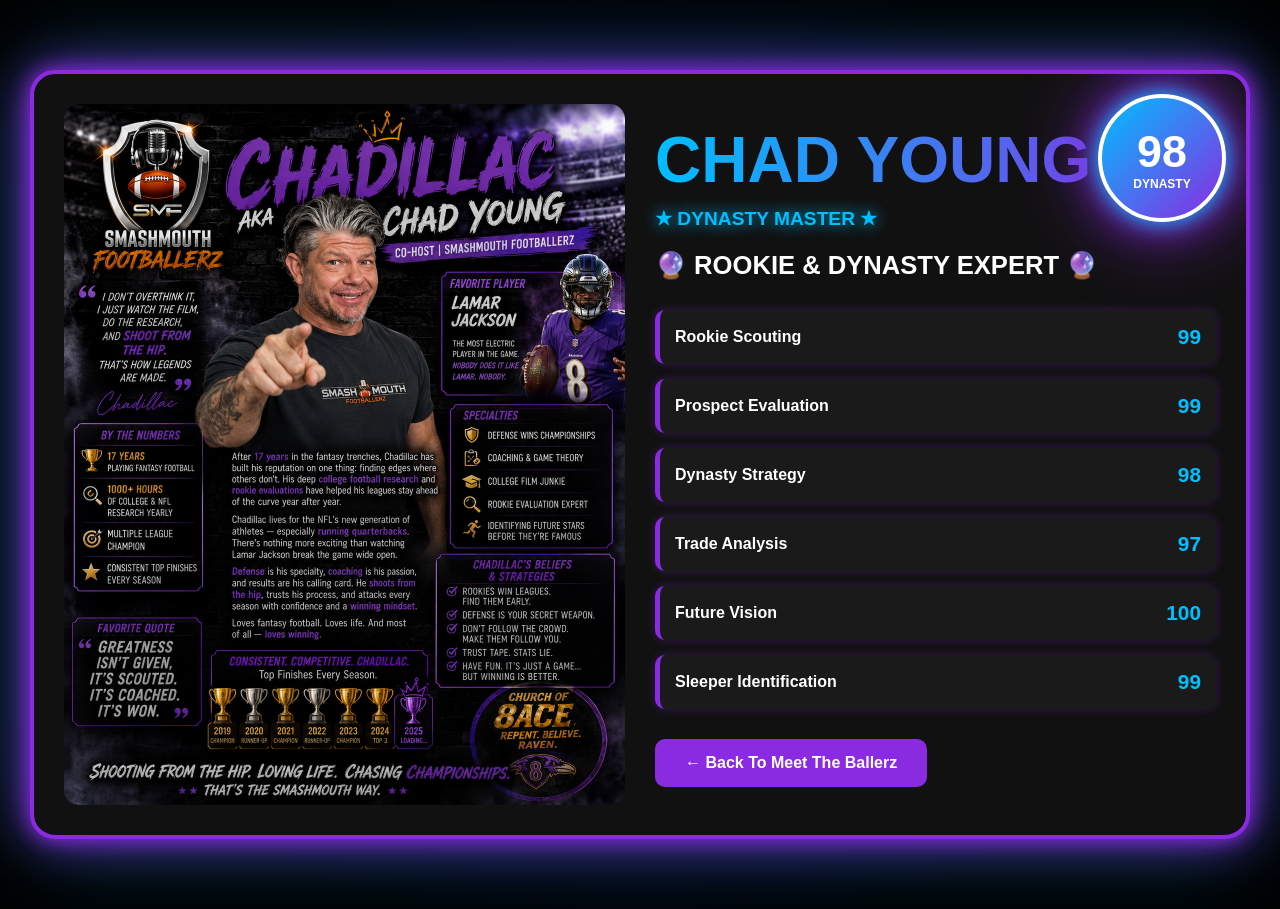
<file: chad-bio.html>
<!DOCTYPE html>
<html lang="en">
<head>
<meta charset="UTF-8">
<meta name="viewport" content="width=device-width, initial-scale=1.0">

<title>Chad Young | Dynasty Master</title>

<style>

body{
    margin:0;
    padding:30px;
    background:radial-gradient(circle at center,#0d001f 0%,#000000 70%);
    color:white;
    font-family:Arial, Helvetica, sans-serif;
}

.host-card{
    position:relative;
    max-width:1400px;
    margin:40px auto;
    background:#111;
    border:4px solid #8a2be2;
    border-radius:25px;
    overflow:hidden;
    display:grid;
    grid-template-columns:1fr 1fr;
    gap:30px;
    padding:30px;

    animation: dynastyGlow 3s infinite ease-in-out;

    box-shadow:
        0 0 20px #8a2be2,
        0 0 50px rgba(138,43,226,.8),
        0 0 100px rgba(0,191,255,.4);
}

.host-card::before{
    content:"";
    position:absolute;
    top:0;
    left:-150%;
    width:50%;
    height:100%;

    background:linear-gradient(
        120deg,
        transparent,
        rgba(255,255,255,.25),
        transparent
    );

    transform:skewX(-25deg);

    animation: shine 5s infinite;
}

@keyframes shine{

    0%{
        left:-150%;
    }

    100%{
        left:200%;
    }
}

@keyframes dynastyGlow {

    0%{
        box-shadow:
        0 0 20px #8a2be2,
        0 0 40px #8a2be2,
        0 0 80px #00bfff;
    }

    50%{
        box-shadow:
        0 0 40px #00bfff,
        0 0 80px #8a2be2,
        0 0 140px #00bfff;
    }

    100%{
        box-shadow:
        0 0 20px #8a2be2,
        0 0 40px #8a2be2,
        0 0 80px #00bfff;
    }
}

.host-card:hover{
    transform:scale(1.01);
    transition:.3s ease;
}

.bio-poster{
    width:100%;
    border-radius:15px;
    display:block;
}

.card-info{
    display:flex;
    flex-direction:column;
    justify-content:center;
}

.card-info h1{
    margin:0;
    font-size:4rem;

    background:linear-gradient(
        90deg,
        #00bfff,
        #8a2be2
    );

    -webkit-background-clip:text;
    -webkit-text-fill-color:transparent;
}

.dynasty-title{
    color:#00bfff;
    font-size:1.2rem;
    font-weight:bold;
    margin:10px 0 20px;
    text-shadow:0 0 15px #00bfff;
}

.card-info h2{
    margin:0 0 30px;
    color:#ffffff;
    font-size:1.6rem;
}

.attributes{
    display:flex;
    flex-direction:column;
    gap:15px;
}

.attribute{
    display:flex;
    justify-content:space-between;
    align-items:center;
    background:#1a1a1a;
    padding:15px;
    border-left:5px solid #8a2be2;
    border-radius:10px;
    box-shadow:0 0 10px rgba(138,43,226,.3);
}

.attribute span{
    font-weight:bold;
}

.attribute strong{
    color:#00bfff;
    font-size:1.3rem;
}

.rating-badge{
    position:absolute;
    top:20px;
    right:20px;

    width:120px;
    height:120px;

    border-radius:50%;

    background:linear-gradient(
        135deg,
        #00bfff,
        #8a2be2
    );

    color:white;

    display:flex;
    flex-direction:column;
    align-items:center;
    justify-content:center;

    font-size:2.8rem;
    font-weight:bold;

    border:4px solid white;

    box-shadow:
        0 0 20px #00bfff,
        0 0 40px #8a2be2,
        0 0 80px #8a2be2;
}

.rating-badge span{
    font-size:.75rem;
}

.back-btn{
    display:inline-block;
    margin-top:30px;
    width:fit-content;

    background:#8a2be2;
    color:white;

    text-decoration:none;

    padding:15px 30px;

    border-radius:10px;

    font-weight:bold;
}

.back-btn:hover{
    background:#6a1bb5;
}

@media(max-width:900px){

    .host-card{
        grid-template-columns:1fr;
    }

    .card-info h1{
        font-size:2.5rem;
    }

    .rating-badge{
        width:90px;
        height:90px;
        font-size:2rem;
    }
}

</style>
</head>

<body>

<div class="host-card">

    <div class="rating-badge">
        98
        <span>DYNASTY</span>
    </div>

    <img src="/Chad-Bio.png" alt="Chad Young" class="bio-poster">

    <div class="card-info">

        <h1>CHAD YOUNG</h1>

        <div class="dynasty-title">
            ★ DYNASTY MASTER ★
        </div>

        <h2>🔮 ROOKIE & DYNASTY EXPERT 🔮</h2>

        <div class="attributes">

            <div class="attribute">
                <span>Rookie Scouting</span>
                <strong>99</strong>
            </div>

            <div class="attribute">
                <span>Prospect Evaluation</span>
                <strong>99</strong>
            </div>

            <div class="attribute">
                <span>Dynasty Strategy</span>
                <strong>98</strong>
            </div>

            <div class="attribute">
                <span>Trade Analysis</span>
                <strong>97</strong>
            </div>

            <div class="attribute">
                <span>Future Vision</span>
                <strong>100</strong>
            </div>

            <div class="attribute">
                <span>Sleeper Identification</span>
                <strong>99</strong>
            </div>

        </div>

        <a href="index.html#hosts" class="back-btn">
            ← Back To Meet The Ballerz
        </a>

    </div>

</div>

</body>
</html>
</file>
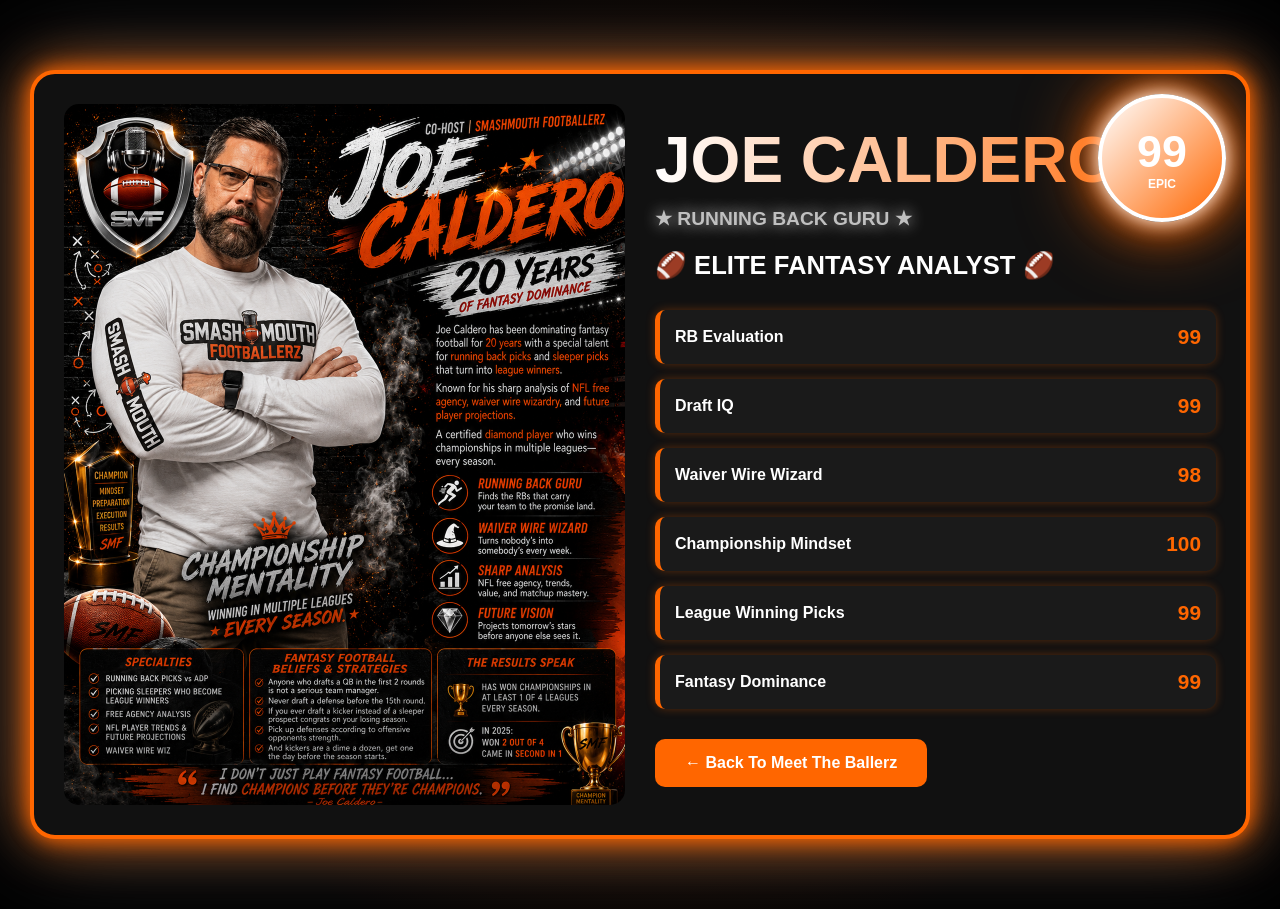
<file: joe-bio.html>
<!DOCTYPE html>
<html lang="en">
<head>
<meta charset="UTF-8">
<meta name="viewport" content="width=device-width, initial-scale=1.0">

<title>Joe Caldero | EPIC Card</title>

<style>

body{
    margin:0;
    padding:30px;
    background:radial-gradient(circle at center,#2b1200 0%,#000000 70%);
    color:white;
    font-family:Arial, Helvetica, sans-serif;
}

.host-card{
    position:relative;
    max-width:1400px;
    margin:40px auto;
    background:#111;
    border:4px solid #ff6600;
    border-radius:25px;
    overflow:hidden;
    display:grid;
    grid-template-columns:1fr 1fr;
    gap:30px;
    padding:30px;

    animation: epicGlow 3s infinite ease-in-out;

    box-shadow:
        0 0 20px #ff6600,
        0 0 50px rgba(255,102,0,.8),
        0 0 100px rgba(192,192,192,.4);
}

.host-card::before{
    content:"";
    position:absolute;
    top:0;
    left:-150%;
    width:50%;
    height:100%;

    background:linear-gradient(
        120deg,
        transparent,
        rgba(255,255,255,.25),
        transparent
    );

    transform:skewX(-25deg);

    animation: shine 5s infinite;
}

@keyframes shine{

    0%{
        left:-150%;
    }

    100%{
        left:200%;
    }
}

@keyframes epicGlow {

    0%{
        box-shadow:
        0 0 15px #ff6600,
        0 0 40px #ff6600,
        0 0 80px #c0c0c0;
    }

    50%{
        box-shadow:
        0 0 35px #ffffff,
        0 0 70px #ff6600,
        0 0 120px #c0c0c0;
    }

    100%{
        box-shadow:
        0 0 15px #ff6600,
        0 0 40px #ff6600,
        0 0 80px #c0c0c0;
    }
}

.host-card:hover{
    transform:scale(1.01);
    transition:.3s ease;
}

.bio-poster{
    width:100%;
    border-radius:15px;
    display:block;
}

.card-info{
    display:flex;
    flex-direction:column;
    justify-content:center;
}

.card-info h1{
    margin:0;
    font-size:4rem;

    background:linear-gradient(
        90deg,
        #ffffff,
        #ff6600
    );

    -webkit-background-clip:text;
    -webkit-text-fill-color:transparent;
}

.epic-title{
    color:#c0c0c0;
    font-size:1.2rem;
    font-weight:bold;
    margin:10px 0 20px;
    text-shadow:0 0 15px #c0c0c0;
}

.card-info h2{
    margin:0 0 30px;
    color:#ffffff;
    font-size:1.6rem;
}

.attributes{
    display:flex;
    flex-direction:column;
    gap:15px;
}

.attribute{
    display:flex;
    justify-content:space-between;
    align-items:center;
    background:#1a1a1a;
    padding:15px;
    border-left:5px solid #ff6600;
    border-radius:10px;
    box-shadow:0 0 10px rgba(255,102,0,.3);
}

.attribute span{
    font-weight:bold;
}

.attribute strong{
    color:#ff6600;
    font-size:1.3rem;
}

.rating-badge{
    position:absolute;
    top:20px;
    right:20px;

    width:120px;
    height:120px;

    border-radius:50%;

    background:linear-gradient(
        135deg,
        #ffffff,
        #ff6600
    );

    color:white;

    display:flex;
    flex-direction:column;
    align-items:center;
    justify-content:center;

    font-size:2.8rem;
    font-weight:bold;

    border:4px solid white;

    box-shadow:
        0 0 20px #ffffff,
        0 0 40px #ff6600,
        0 0 80px #ff6600;
}

.rating-badge span{
    font-size:.75rem;
}

.back-btn{
    display:inline-block;
    margin-top:30px;
    width:fit-content;

    background:#ff6600;
    color:white;

    text-decoration:none;

    padding:15px 30px;

    border-radius:10px;

    font-weight:bold;
}

.back-btn:hover{
    background:#cc5200;
}

@media(max-width:900px){

    .host-card{
        grid-template-columns:1fr;
    }

    .card-info h1{
        font-size:2.5rem;
    }

    .rating-badge{
        width:90px;
        height:90px;
        font-size:2rem;
    }
}

</style>
</head>

<body>

<div class="host-card">

    <div class="rating-badge">
        99
        <span>EPIC</span>
    </div>

    <img src="/Joe-Bio.png" alt="Joe Caldero" class="bio-poster">

    <div class="card-info">

        <h1>JOE CALDERO</h1>

        <div class="epic-title">
            ★ RUNNING BACK GURU ★
        </div>

        <h2>🏈 ELITE FANTASY ANALYST 🏈</h2>

        <div class="attributes">

            <div class="attribute">
                <span>RB Evaluation</span>
                <strong>99</strong>
            </div>

            <div class="attribute">
                <span>Draft IQ</span>
                <strong>99</strong>
            </div>

            <div class="attribute">
                <span>Waiver Wire Wizard</span>
                <strong>98</strong>
            </div>

            <div class="attribute">
                <span>Championship Mindset</span>
                <strong>100</strong>
            </div>

            <div class="attribute">
                <span>League Winning Picks</span>
                <strong>99</strong>
            </div>

            <div class="attribute">
                <span>Fantasy Dominance</span>
                <strong>99</strong>
            </div>

        </div>

        <a href="index.html#hosts" class="back-btn">
            ← Back To Meet The Ballerz
        </a>

    </div>

</div>

</body>
</html>
</file>
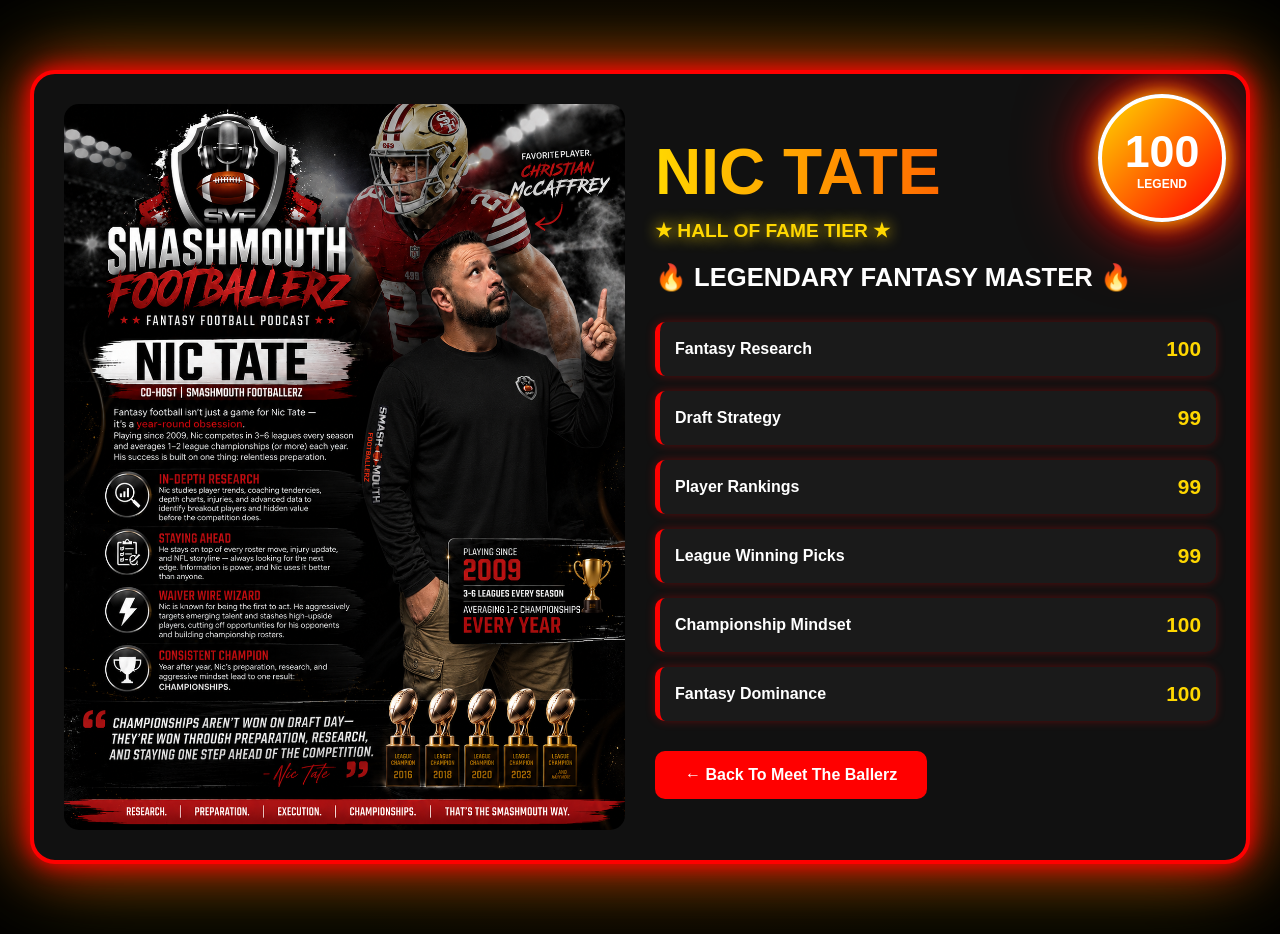
<file: nic-bio.html>
<!DOCTYPE html>
<html lang="en">
<head>
<meta charset="UTF-8">
<meta name="viewport" content="width=device-width, initial-scale=1.0">

<title>Nic Tate | Legendary Card</title>

<style>

body{
    margin:0;
    padding:30px;
    background:radial-gradient(circle at center,#1a0000 0%,#000000 70%);
    color:white;
    font-family:Arial, Helvetica, sans-serif;
}

.host-card{
    position:relative;
    max-width:1400px;
    margin:40px auto;
    background:#111;
    border:4px solid #ff0000;
    border-radius:25px;
    overflow:hidden;
    display:grid;
    grid-template-columns:1fr 1fr;
    gap:30px;
    padding:30px;

    animation: legendaryGlow 2.5s infinite ease-in-out;

    box-shadow:
        0 0 20px #ff0000,
        0 0 50px rgba(255,0,0,.8),
        0 0 100px rgba(255,215,0,.5);
}

.host-card::before{
    content:"";
    position:absolute;
    top:0;
    left:-150%;
    width:50%;
    height:100%;

    background:linear-gradient(
        120deg,
        transparent,
        rgba(255,255,255,.25),
        transparent
    );

    transform:skewX(-25deg);

    animation: shine 5s infinite;
}

@keyframes shine{

    0%{
        left:-150%;
    }

    100%{
        left:200%;
    }
}

@keyframes legendaryGlow {

    0%{
        box-shadow:
        0 0 20px #ff0000,
        0 0 40px #ff0000,
        0 0 80px #ffd700;
    }

    25%{
        box-shadow:
        0 0 30px #ff0000,
        0 0 60px #ff3300,
        0 0 120px #ffd700;
    }

    50%{
        box-shadow:
        0 0 50px #ffd700,
        0 0 100px #ff0000,
        0 0 160px #ffd700;
    }

    75%{
        box-shadow:
        0 0 30px #ff0000,
        0 0 60px #ff3300,
        0 0 120px #ffd700;
    }

    100%{
        box-shadow:
        0 0 20px #ff0000,
        0 0 40px #ff0000,
        0 0 80px #ffd700;
    }
}

.host-card:hover{
    transform:scale(1.01);
    transition:.3s ease;
}

.bio-poster{
    width:100%;
    border-radius:15px;
    display:block;
}

.card-info{
    display:flex;
    flex-direction:column;
    justify-content:center;
}

.card-info h1{
    margin:0;
    font-size:4rem;

    background:linear-gradient(
        90deg,
        #ffd700,
        #ff0000
    );

    -webkit-background-clip:text;
    -webkit-text-fill-color:transparent;
}

.legend-title{
    color:#ffd700;
    font-size:1.2rem;
    font-weight:bold;
    margin:10px 0 20px;
    text-shadow:0 0 15px #ffd700;
}

.card-info h2{
    margin:0 0 30px;
    color:#ffffff;
    font-size:1.6rem;
}

.attributes{
    display:flex;
    flex-direction:column;
    gap:15px;
}

.attribute{
    display:flex;
    justify-content:space-between;
    align-items:center;
    background:#1a1a1a;
    padding:15px;
    border-left:5px solid #ff0000;
    border-radius:10px;
    box-shadow:0 0 10px rgba(255,0,0,.3);
}

.attribute span{
    font-weight:bold;
}

.attribute strong{
    color:#ffd700;
    font-size:1.3rem;
}

.rating-badge{
    position:absolute;
    top:20px;
    right:20px;

    width:120px;
    height:120px;

    border-radius:50%;

    background:linear-gradient(
        135deg,
        #ffd700,
        #ff0000
    );

    color:white;

    display:flex;
    flex-direction:column;
    align-items:center;
    justify-content:center;

    font-size:2.8rem;
    font-weight:bold;

    border:4px solid white;

    box-shadow:
        0 0 20px #ffd700,
        0 0 40px #ff0000,
        0 0 80px #ff0000;
}

.rating-badge span{
    font-size:.75rem;
}

.back-btn{
    display:inline-block;
    margin-top:30px;
    width:fit-content;

    background:#ff0000;
    color:white;

    text-decoration:none;

    padding:15px 30px;

    border-radius:10px;

    font-weight:bold;
}

.back-btn:hover{
    background:#cc0000;
}

@media(max-width:900px){

    .host-card{
        grid-template-columns:1fr;
    }

    .card-info h1{
        font-size:2.5rem;
    }

    .rating-badge{
        width:90px;
        height:90px;
        font-size:2rem;
    }
}

</style>
</head>

<body>

<div class="host-card">

    <div class="rating-badge">
        100
        <span>LEGEND</span>
    </div>

    <img src="/Nic-Bio.png" alt="Nic Tate" class="bio-poster">

    <div class="card-info">

        <h1>NIC TATE</h1>

        <div class="legend-title">
            ★ HALL OF FAME TIER ★
        </div>

        <h2>🔥 LEGENDARY FANTASY MASTER 🔥</h2>

        <div class="attributes">

            <div class="attribute">
                <span>Fantasy Research</span>
                <strong>100</strong>
            </div>

            <div class="attribute">
                <span>Draft Strategy</span>
                <strong>99</strong>
            </div>

            <div class="attribute">
                <span>Player Rankings</span>
                <strong>99</strong>
            </div>

            <div class="attribute">
                <span>League Winning Picks</span>
                <strong>99</strong>
            </div>

            <div class="attribute">
                <span>Championship Mindset</span>
                <strong>100</strong>
            </div>

            <div class="attribute">
                <span>Fantasy Dominance</span>
                <strong>100</strong>
            </div>

        </div>

        <a href="index.html#hosts" class="back-btn">
            ← Back To Meet The Ballerz
        </a>

    </div>

</div>

</body>
</html>
</file>
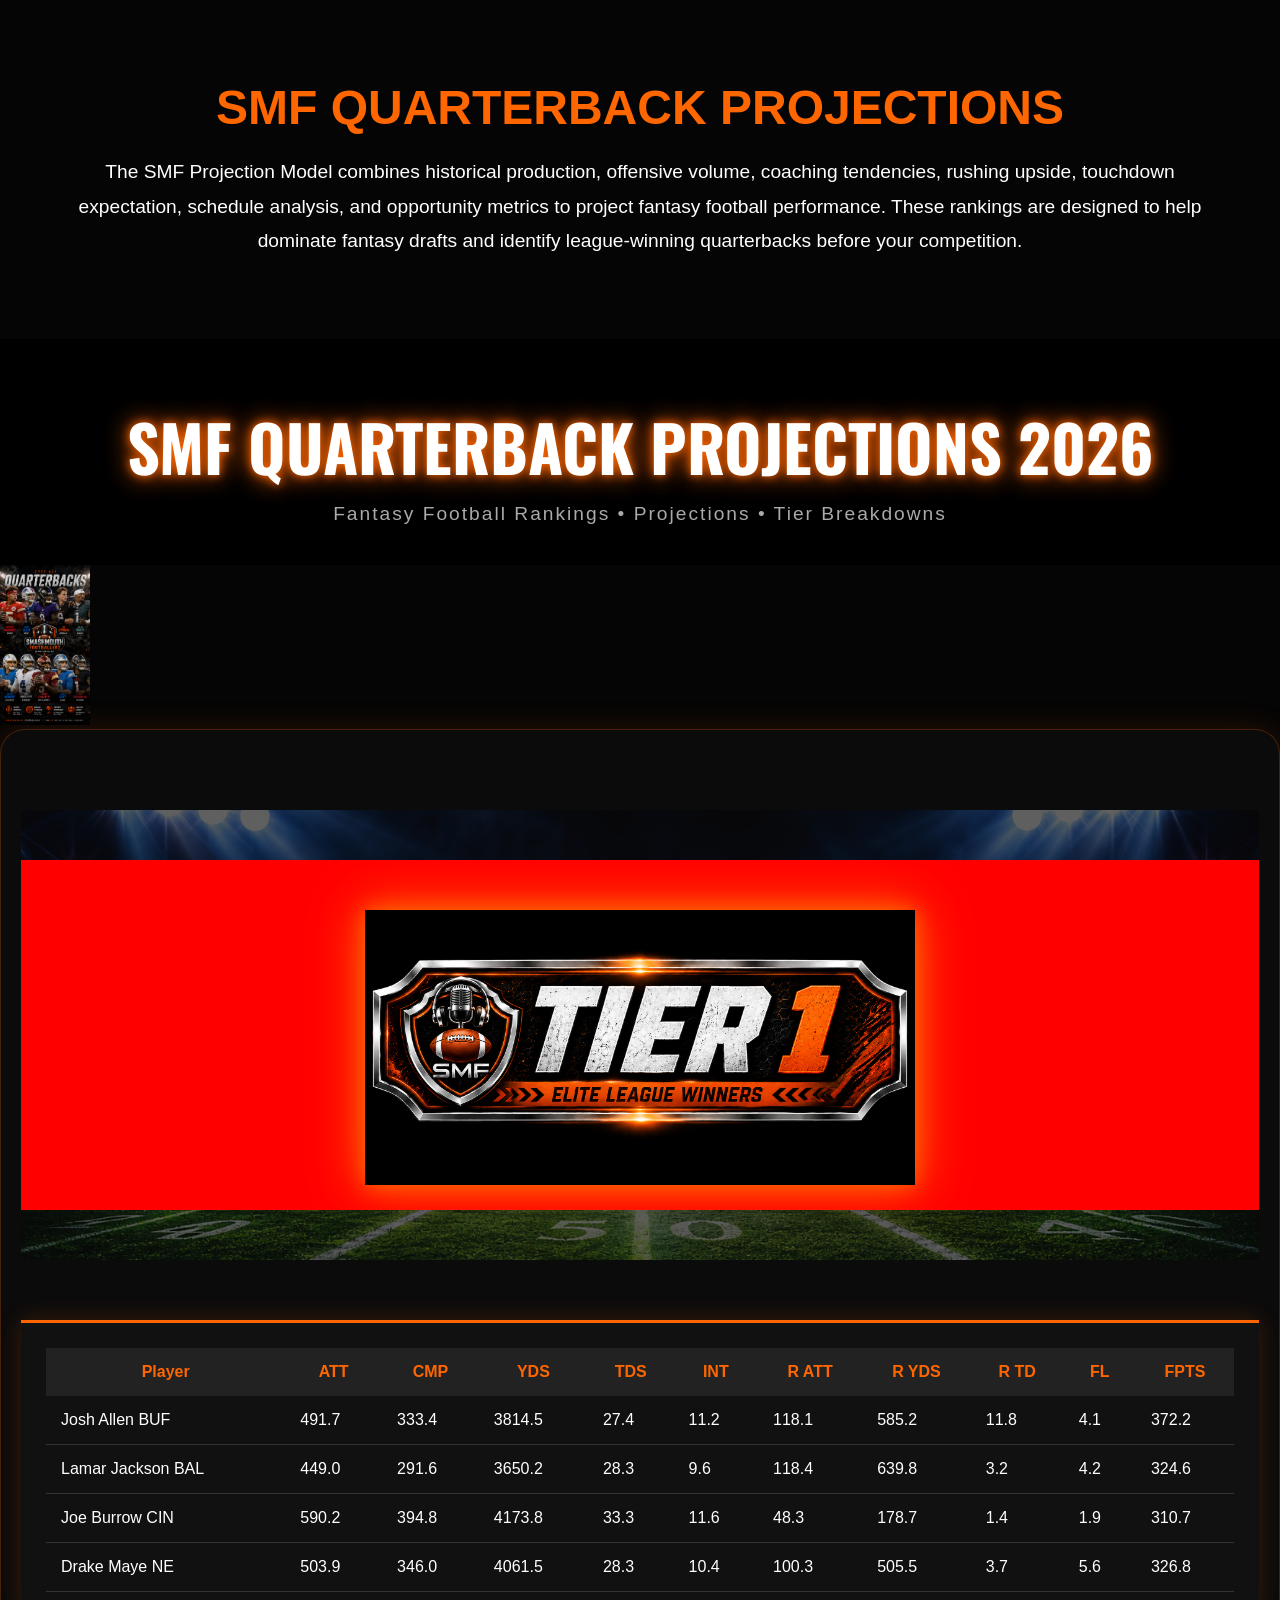
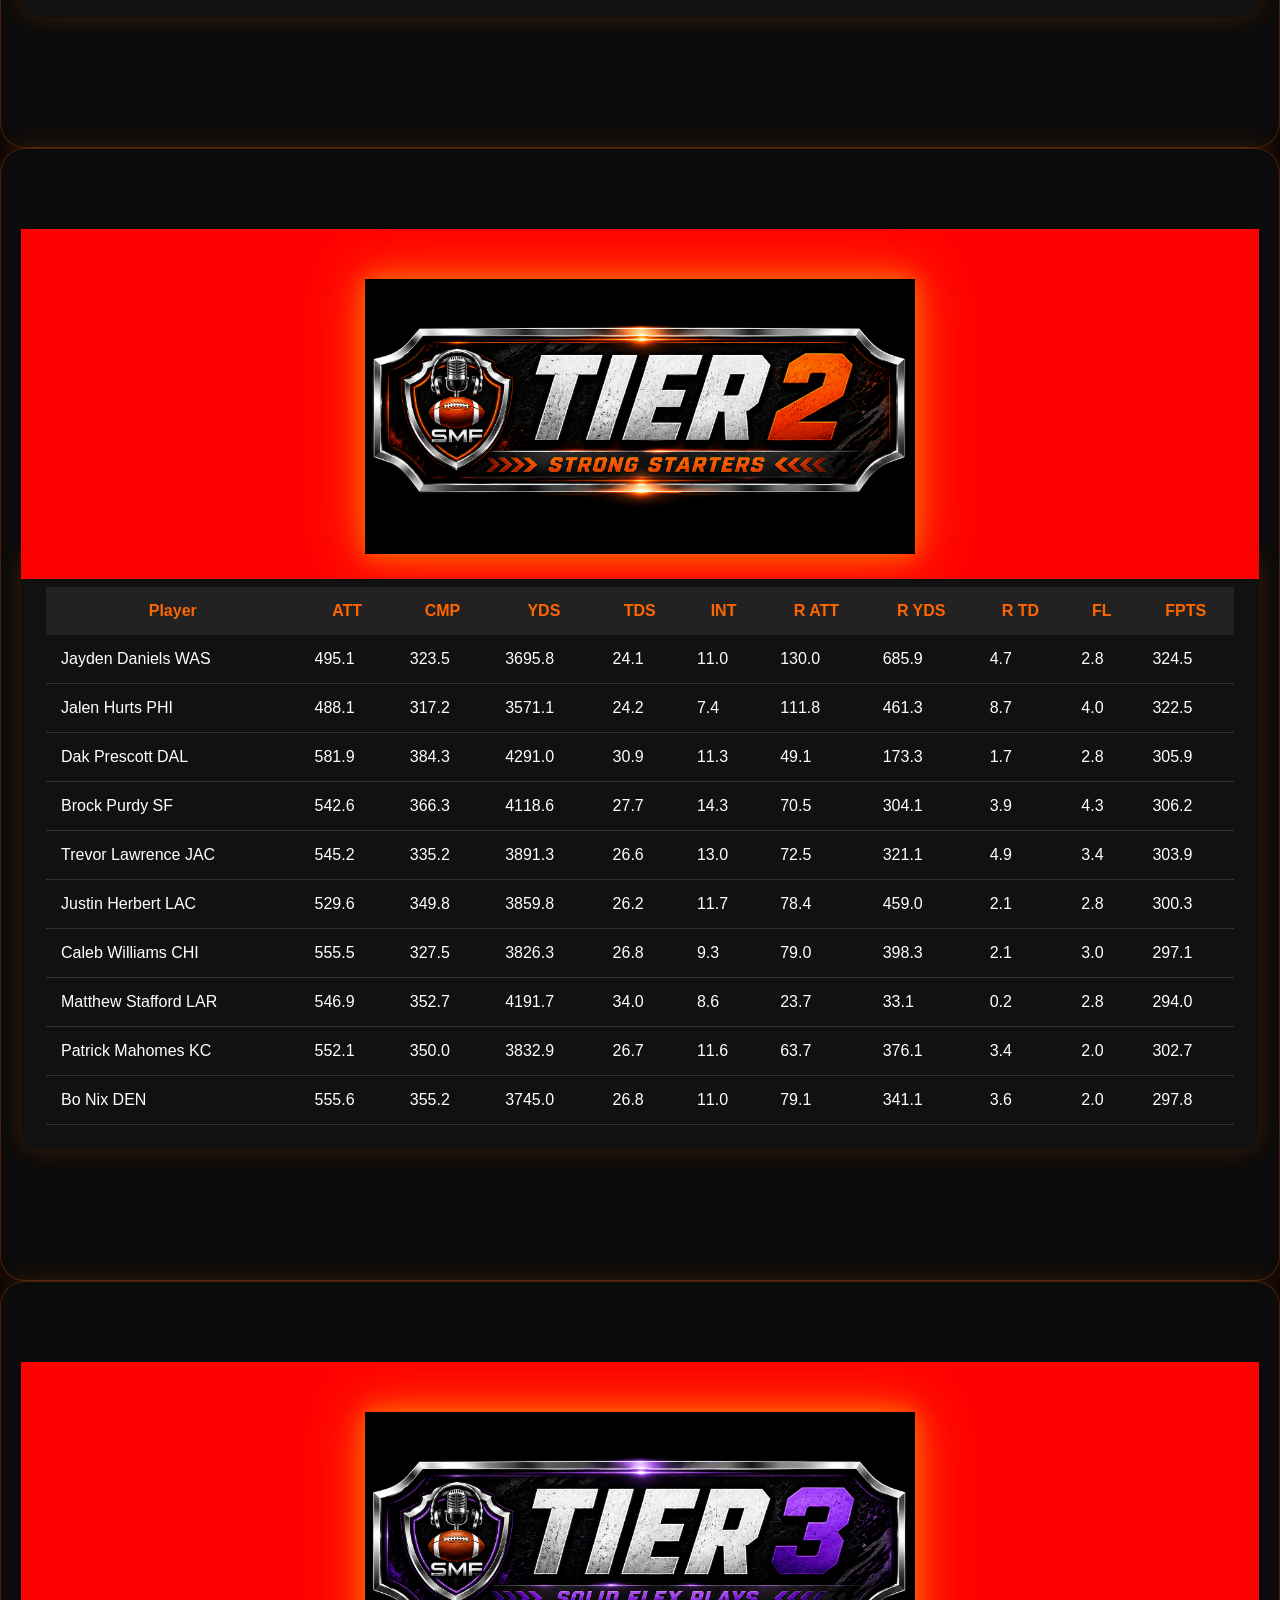
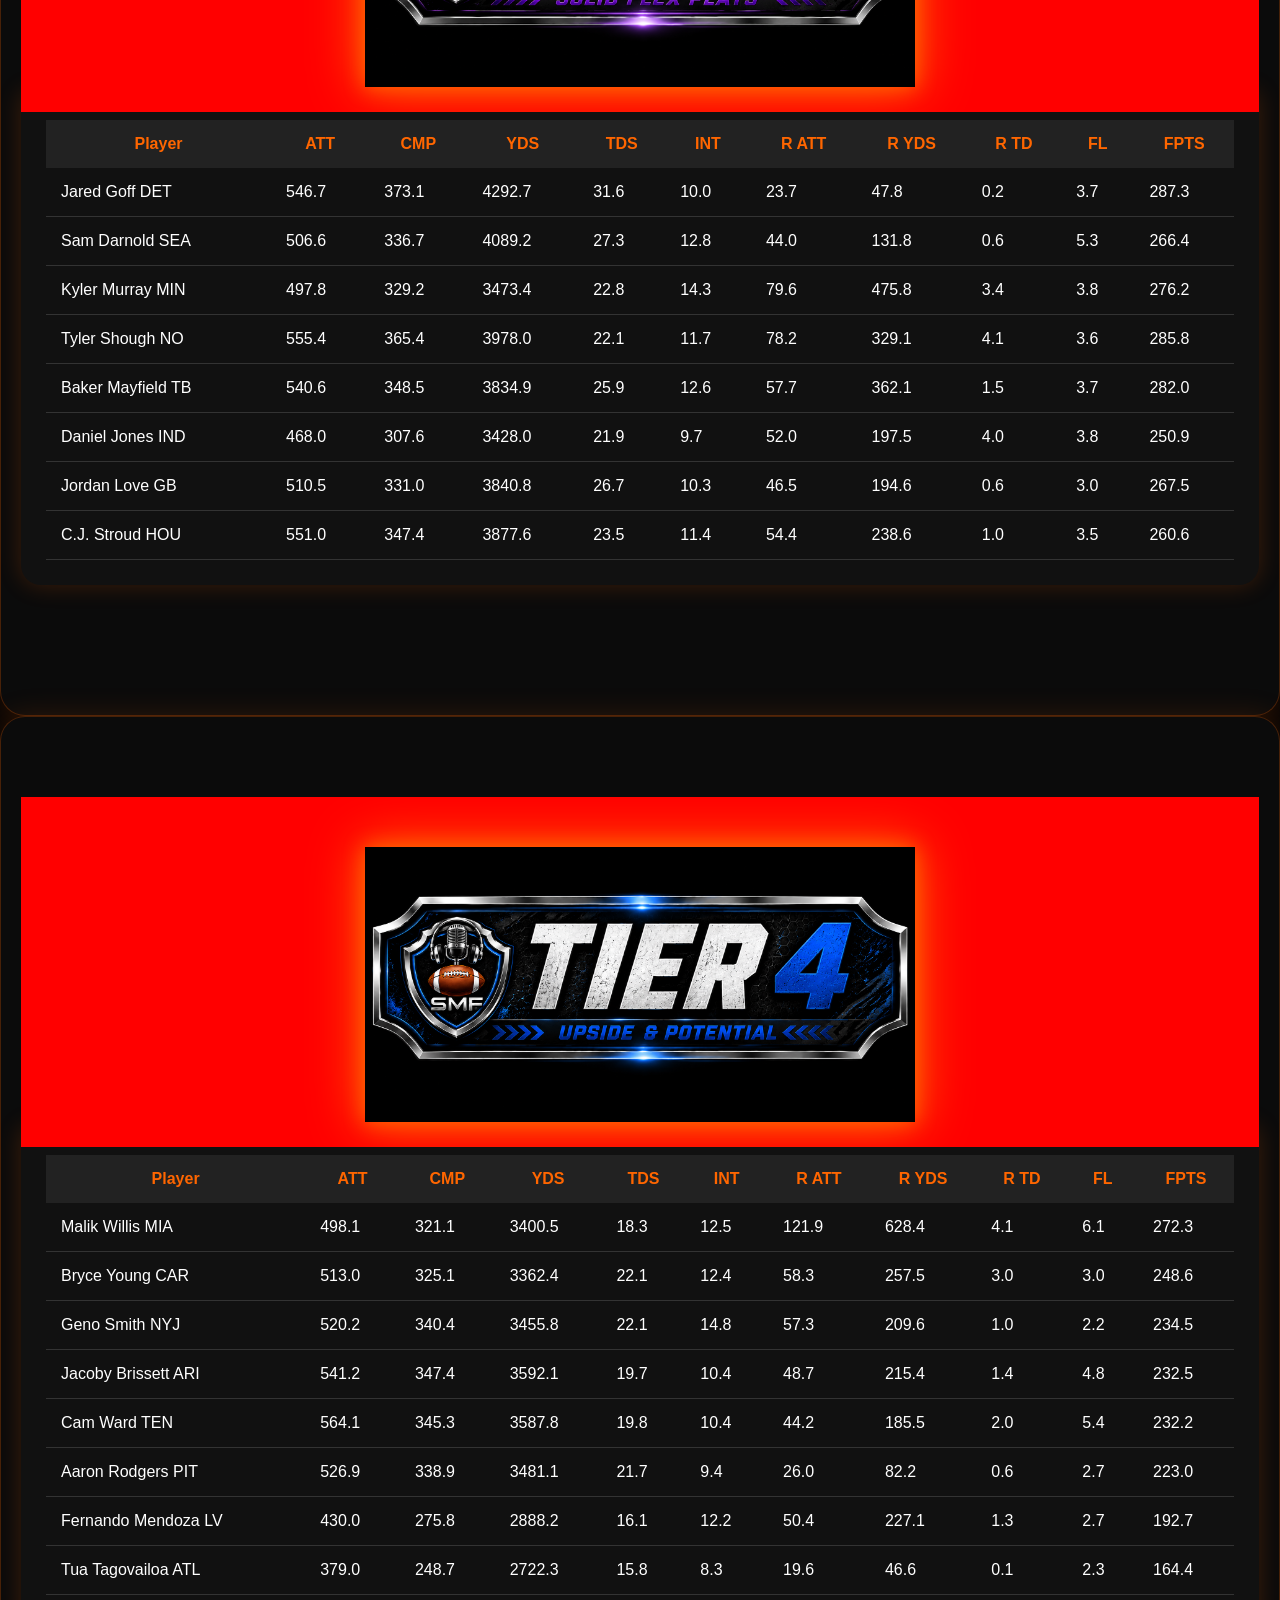
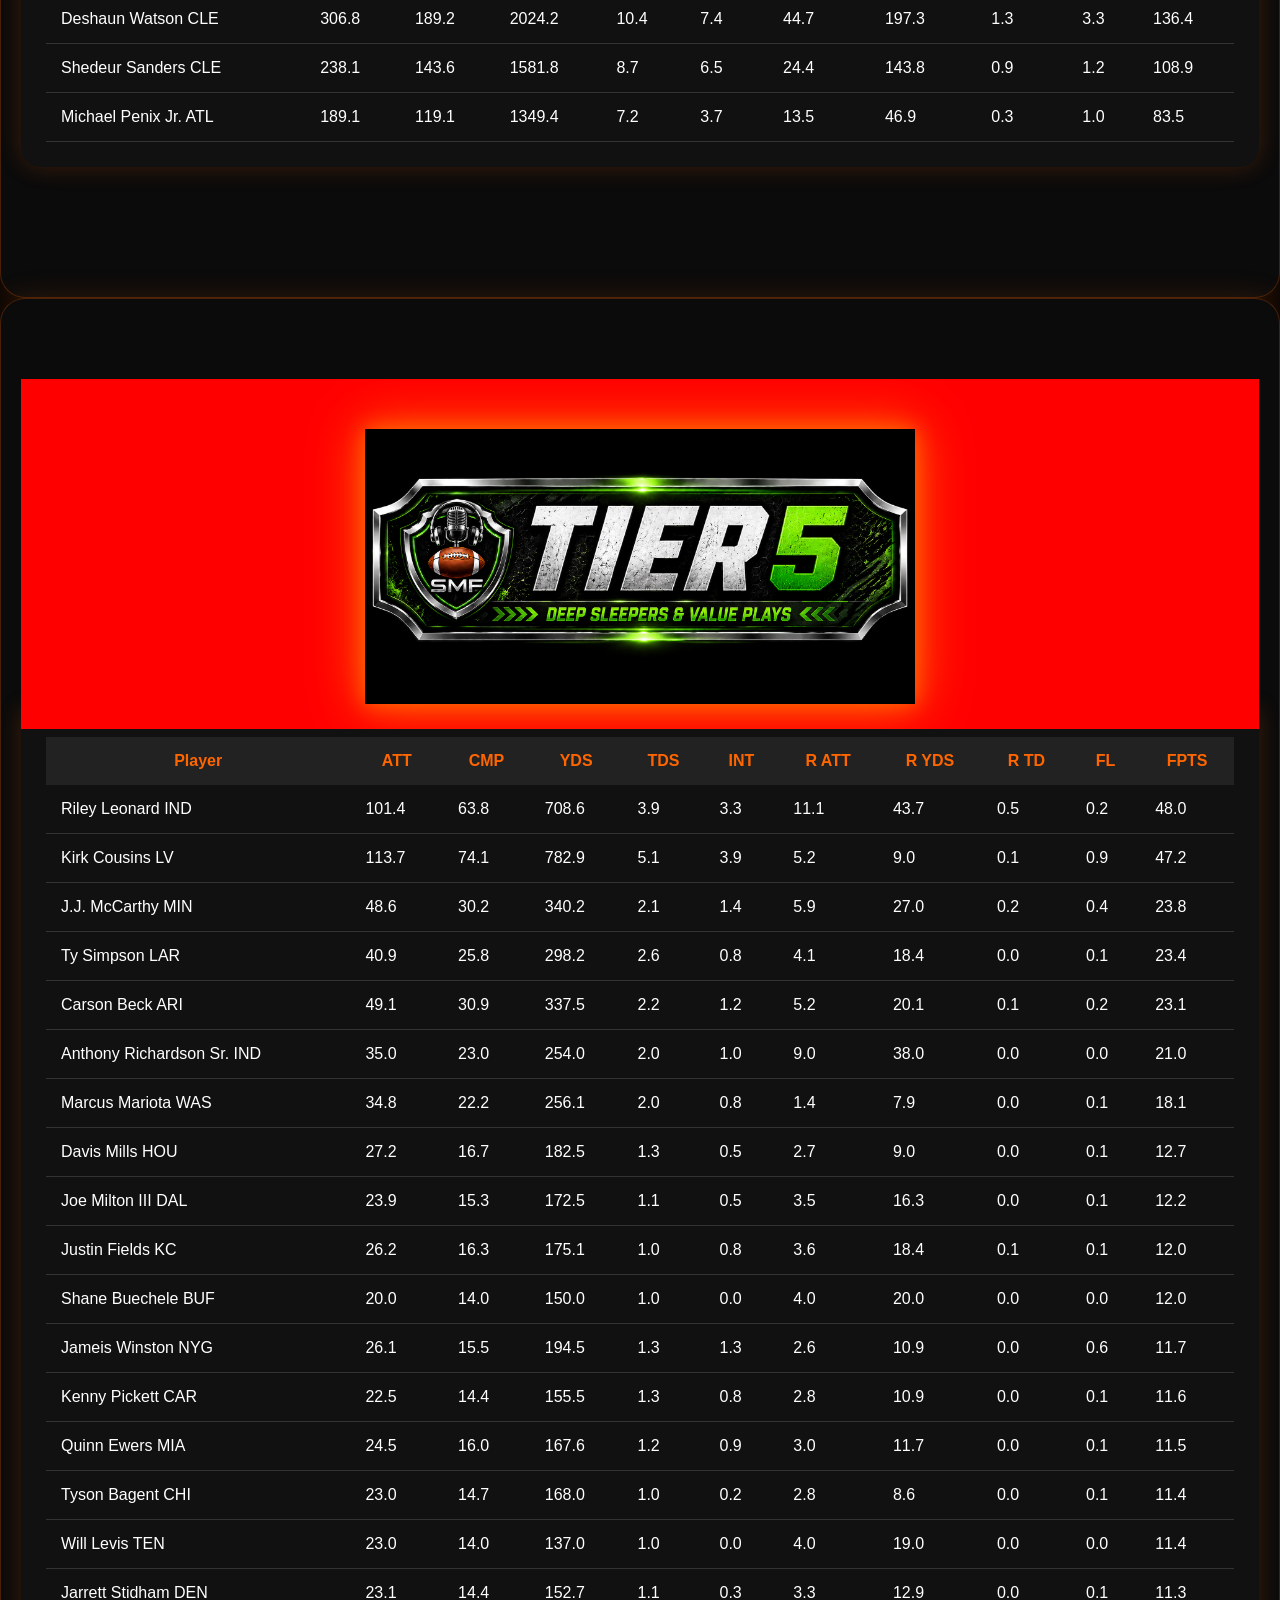
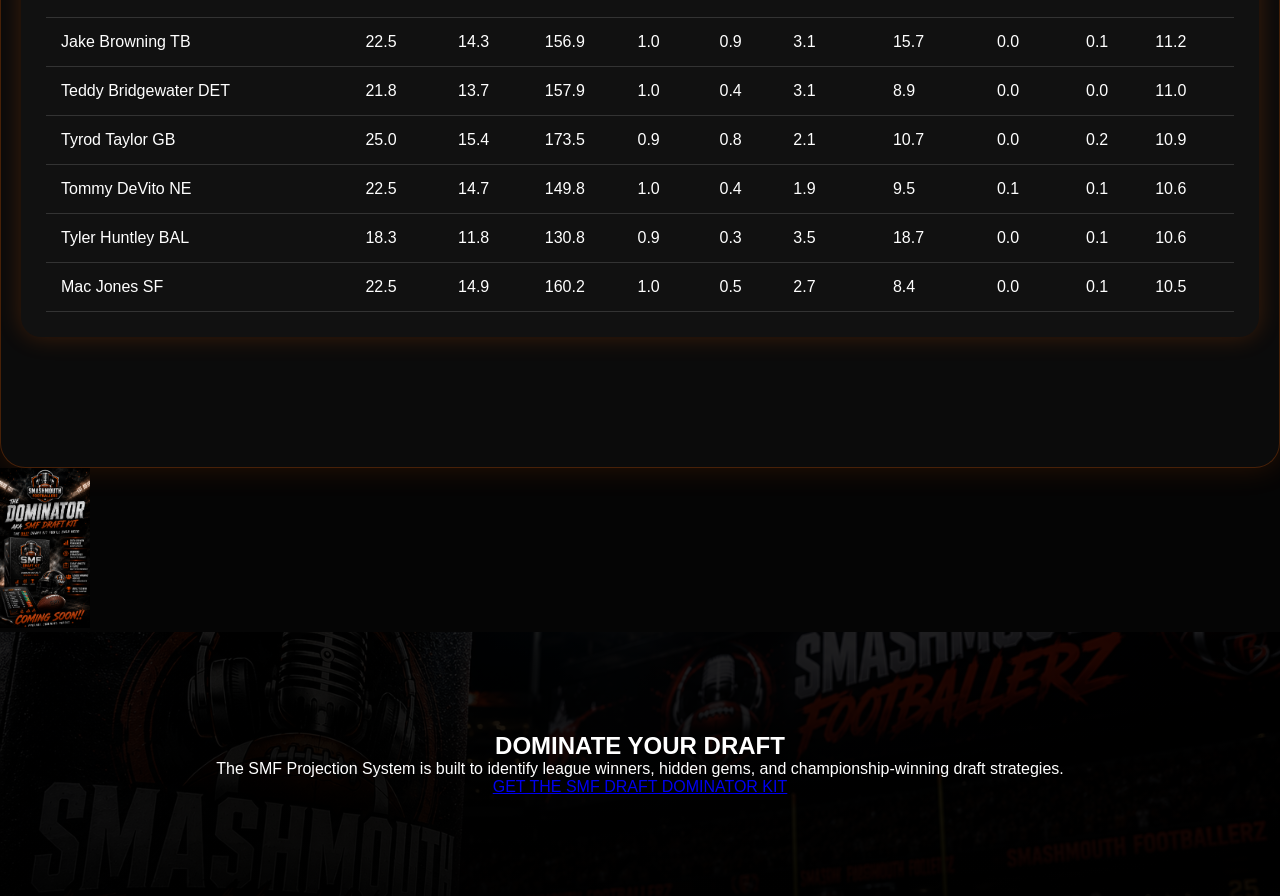
<file: qb-rankings.html>
<!DOCTYPE html>
<html lang="en">
<head>
<meta charset="UTF-8">
<meta name="viewport" content="width=device-width, initial-scale=1.0">

<title>SMF Projections 2026 - QB Rankings</title>

<link rel="stylesheet" href="style.css">

<link href="https://fonts.googleapis.com/css2?family=Oswald:wght@400;500;600;700&display=swap" rel="stylesheet">

</head>
<body>

<section class="intro">

<h2>SMF QUARTERBACK PROJECTIONS</h2>

<p>
The SMF Projection Model combines historical production,
offensive volume, coaching tendencies, rushing upside,
touchdown expectation, schedule analysis, and opportunity
metrics to project fantasy football performance.

These rankings are designed to help dominate fantasy drafts
and identify league-winning quarterbacks before your competition.
</p>

</section>
    
<section class="projection-header">

    <h1>SMF QUARTERBACK PROJECTIONS 2026</h1>

    <p>
        Fantasy Football Rankings • Projections • Tier Breakdowns
    </p>

</section>
<!-- RANKINGS TABLE AREA -->

<div class="page-layout">

    <div class="left-panel">
        <img src="side-panel.png" alt="SMF Panel">
    </div>

    <div class="main-content">

<section class="rankings">

    <section class="tier-section">

        <div class="tier-banner-wrap">
    <img src="tier1.png" class="tier-banner">
</div>

    </section>

    <div class="table-wrapper">

        <table class="qb-table">

<tr>
<th>Player</th>
<th>ATT</th>
<th>CMP</th>
<th>YDS</th>
<th>TDS</th>
<th>INT</th>
<th>R ATT</th>
<th>R YDS</th>
<th>R TD</th>
<th>FL</th>
<th>FPTS</th>
</tr>

<tr>
<td>Josh Allen BUF</td>
<td>491.7</td>
<td>333.4</td>
<td>3814.5</td>
<td>27.4</td>
<td>11.2</td>
<td>118.1</td>
<td>585.2</td>
<td>11.8</td>
<td>4.1</td>
<td>372.2</td>
</tr>

<tr>
<td>Lamar Jackson BAL</td>
<td>449.0</td>
<td>291.6</td>
<td>3650.2</td>
<td>28.3</td>
<td>9.6</td>
<td>118.4</td>
<td>639.8</td>
<td>3.2</td>
<td>4.2</td>
<td>324.6</td>
</tr>

<tr>
<td>Joe Burrow CIN</td>
<td>590.2</td>
<td>394.8</td>
<td>4173.8</td>
<td>33.3</td>
<td>11.6</td>
<td>48.3</td>
<td>178.7</td>
<td>1.4</td>
<td>1.9</td>
<td>310.7</td>
</tr>

<tr>
<td>Drake Maye NE</td>
<td>503.9</td>
<td>346.0</td>
<td>4061.5</td>
<td>28.3</td>
<td>10.4</td>
<td>100.3</td>
<td>505.5</td>
<td>3.7</td>
<td>5.6</td>
<td>326.8</td>
</tr>
  
</table>

</div>

</section>
<section class="rankings">

<div class="tier-banner-wrap">
    <img src="tier2.png" class="tier-banner">
</div>

<div class="table-wrapper">

<table class="qb-table">

<tr>
<th>Player</th>
<th>ATT</th>
<th>CMP</th>
<th>YDS</th>
<th>TDS</th>
<th>INT</th>
<th>R ATT</th>
<th>R YDS</th>
<th>R TD</th>
<th>FL</th>
<th>FPTS</th>
</tr>

<tr>
<td>Jayden Daniels WAS</td>
<td>495.1</td>
<td>323.5</td>
<td>3695.8</td>
<td>24.1</td>
<td>11.0</td>
<td>130.0</td>
<td>685.9</td>
<td>4.7</td>
<td>2.8</td>
<td>324.5</td>
</tr>

<tr>
<td>Jalen Hurts PHI</td>
<td>488.1</td>
<td>317.2</td>
<td>3571.1</td>
<td>24.2</td>
<td>7.4</td>
<td>111.8</td>
<td>461.3</td>
<td>8.7</td>
<td>4.0</td>
<td>322.5</td>
</tr>

<tr>
<td>Dak Prescott DAL</td>
<td>581.9</td>
<td>384.3</td>
<td>4291.0</td>
<td>30.9</td>
<td>11.3</td>
<td>49.1</td>
<td>173.3</td>
<td>1.7</td>
<td>2.8</td>
<td>305.9</td>
</tr>

<tr>
<td>Brock Purdy SF</td>
<td>542.6</td>
<td>366.3</td>
<td>4118.6</td>
<td>27.7</td>
<td>14.3</td>
<td>70.5</td>
<td>304.1</td>
<td>3.9</td>
<td>4.3</td>
<td>306.2</td>
</tr>

<tr>
<td>Trevor Lawrence JAC</td>
<td>545.2</td>
<td>335.2</td>
<td>3891.3</td>
<td>26.6</td>
<td>13.0</td>
<td>72.5</td>
<td>321.1</td>
<td>4.9</td>
<td>3.4</td>
<td>303.9</td>
</tr>

<tr>
<td>Justin Herbert LAC</td>
<td>529.6</td>
<td>349.8</td>
<td>3859.8</td>
<td>26.2</td>
<td>11.7</td>
<td>78.4</td>
<td>459.0</td>
<td>2.1</td>
<td>2.8</td>
<td>300.3</td>
</tr>

<tr>
<td>Caleb Williams CHI</td>
<td>555.5</td>
<td>327.5</td>
<td>3826.3</td>
<td>26.8</td>
<td>9.3</td>
<td>79.0</td>
<td>398.3</td>
<td>2.1</td>
<td>3.0</td>
<td>297.1</td>
</tr>

<tr>
<td>Matthew Stafford LAR</td>
<td>546.9</td>
<td>352.7</td>
<td>4191.7</td>
<td>34.0</td>
<td>8.6</td>
<td>23.7</td>
<td>33.1</td>
<td>0.2</td>
<td>2.8</td>
<td>294.0</td>
</tr>

<tr>
<td>Patrick Mahomes KC</td>
<td>552.1</td>
<td>350.0</td>
<td>3832.9</td>
<td>26.7</td>
<td>11.6</td>
<td>63.7</td>
<td>376.1</td>
<td>3.4</td>
<td>2.0</td>
<td>302.7</td>
</tr>

<tr>
<td>Bo Nix DEN</td>
<td>555.6</td>
<td>355.2</td>
<td>3745.0</td>
<td>26.8</td>
<td>11.0</td>
<td>79.1</td>
<td>341.1</td>
<td>3.6</td>
<td>2.0</td>
<td>297.8</td>
</tr>

</table>

</div>

</section>
  <section class="rankings">

<div class="tier-banner-wrap">
    <img src="tier3.png" class="tier-banner">
</div>

<div class="table-wrapper">

<table class="qb-table">

<tr>
<th>Player</th>
<th>ATT</th>
<th>CMP</th>
<th>YDS</th>
<th>TDS</th>
<th>INT</th>
<th>R ATT</th>
<th>R YDS</th>
<th>R TD</th>
<th>FL</th>
<th>FPTS</th>
</tr>

<tr>
<td>Jared Goff DET</td>
<td>546.7</td>
<td>373.1</td>
<td>4292.7</td>
<td>31.6</td>
<td>10.0</td>
<td>23.7</td>
<td>47.8</td>
<td>0.2</td>
<td>3.7</td>
<td>287.3</td>
</tr>

<tr>
<td>Sam Darnold SEA</td>
<td>506.6</td>
<td>336.7</td>
<td>4089.2</td>
<td>27.3</td>
<td>12.8</td>
<td>44.0</td>
<td>131.8</td>
<td>0.6</td>
<td>5.3</td>
<td>266.4</td>
</tr>

<tr>
<td>Kyler Murray MIN</td>
<td>497.8</td>
<td>329.2</td>
<td>3473.4</td>
<td>22.8</td>
<td>14.3</td>
<td>79.6</td>
<td>475.8</td>
<td>3.4</td>
<td>3.8</td>
<td>276.2</td>
</tr>

<tr>
<td>Tyler Shough NO</td>
<td>555.4</td>
<td>365.4</td>
<td>3978.0</td>
<td>22.1</td>
<td>11.7</td>
<td>78.2</td>
<td>329.1</td>
<td>4.1</td>
<td>3.6</td>
<td>285.8</td>
</tr>

<tr>
<td>Baker Mayfield TB</td>
<td>540.6</td>
<td>348.5</td>
<td>3834.9</td>
<td>25.9</td>
<td>12.6</td>
<td>57.7</td>
<td>362.1</td>
<td>1.5</td>
<td>3.7</td>
<td>282.0</td>
</tr>

<tr>
<td>Daniel Jones IND</td>
<td>468.0</td>
<td>307.6</td>
<td>3428.0</td>
<td>21.9</td>
<td>9.7</td>
<td>52.0</td>
<td>197.5</td>
<td>4.0</td>
<td>3.8</td>
<td>250.9</td>
</tr>

<tr>
<td>Jordan Love GB</td>
<td>510.5</td>
<td>331.0</td>
<td>3840.8</td>
<td>26.7</td>
<td>10.3</td>
<td>46.5</td>
<td>194.6</td>
<td>0.6</td>
<td>3.0</td>
<td>267.5</td>
</tr>

<tr>
<td>C.J. Stroud HOU</td>
<td>551.0</td>
<td>347.4</td>
<td>3877.6</td>
<td>23.5</td>
<td>11.4</td>
<td>54.4</td>
<td>238.6</td>
<td>1.0</td>
<td>3.5</td>
<td>260.6</td>
</tr>

</table>

</div>

</section>
  <section class="rankings">

<div class="tier-banner-wrap">
    <img src="tier4.png" class="tier-banner">
</div>

<div class="table-wrapper">

<table class="qb-table">

<tr>
<th>Player</th>
<th>ATT</th>
<th>CMP</th>
<th>YDS</th>
<th>TDS</th>
<th>INT</th>
<th>R ATT</th>
<th>R YDS</th>
<th>R TD</th>
<th>FL</th>
<th>FPTS</th>
</tr>

<tr>
<td>Malik Willis MIA</td>
<td>498.1</td>
<td>321.1</td>
<td>3400.5</td>
<td>18.3</td>
<td>12.5</td>
<td>121.9</td>
<td>628.4</td>
<td>4.1</td>
<td>6.1</td>
<td>272.3</td>
</tr>

<tr>
<td>Bryce Young CAR</td>
<td>513.0</td>
<td>325.1</td>
<td>3362.4</td>
<td>22.1</td>
<td>12.4</td>
<td>58.3</td>
<td>257.5</td>
<td>3.0</td>
<td>3.0</td>
<td>248.6</td>
</tr>

<tr>
<td>Geno Smith NYJ</td>
<td>520.2</td>
<td>340.4</td>
<td>3455.8</td>
<td>22.1</td>
<td>14.8</td>
<td>57.3</td>
<td>209.6</td>
<td>1.0</td>
<td>2.2</td>
<td>234.5</td>
</tr>

<tr>
<td>Jacoby Brissett ARI</td>
<td>541.2</td>
<td>347.4</td>
<td>3592.1</td>
<td>19.7</td>
<td>10.4</td>
<td>48.7</td>
<td>215.4</td>
<td>1.4</td>
<td>4.8</td>
<td>232.5</td>
</tr>

<tr>
<td>Cam Ward TEN</td>
<td>564.1</td>
<td>345.3</td>
<td>3587.8</td>
<td>19.8</td>
<td>10.4</td>
<td>44.2</td>
<td>185.5</td>
<td>2.0</td>
<td>5.4</td>
<td>232.2</td>
</tr>

<tr>
<td>Aaron Rodgers PIT</td>
<td>526.9</td>
<td>338.9</td>
<td>3481.1</td>
<td>21.7</td>
<td>9.4</td>
<td>26.0</td>
<td>82.2</td>
<td>0.6</td>
<td>2.7</td>
<td>223.0</td>
</tr>

<tr>
<td>Fernando Mendoza LV</td>
<td>430.0</td>
<td>275.8</td>
<td>2888.2</td>
<td>16.1</td>
<td>12.2</td>
<td>50.4</td>
<td>227.1</td>
<td>1.3</td>
<td>2.7</td>
<td>192.7</td>
</tr>

<tr>
<td>Tua Tagovailoa ATL</td>
<td>379.0</td>
<td>248.7</td>
<td>2722.3</td>
<td>15.8</td>
<td>8.3</td>
<td>19.6</td>
<td>46.6</td>
<td>0.1</td>
<td>2.3</td>
<td>164.4</td>
</tr>

<tr>
<td>Deshaun Watson CLE</td>
<td>306.8</td>
<td>189.2</td>
<td>2024.2</td>
<td>10.4</td>
<td>7.4</td>
<td>44.7</td>
<td>197.3</td>
<td>1.3</td>
<td>3.3</td>
<td>136.4</td>
</tr>

<tr>
<td>Shedeur Sanders CLE</td>
<td>238.1</td>
<td>143.6</td>
<td>1581.8</td>
<td>8.7</td>
<td>6.5</td>
<td>24.4</td>
<td>143.8</td>
<td>0.9</td>
<td>1.2</td>
<td>108.9</td>
</tr>

<tr>
<td>Michael Penix Jr. ATL</td>
<td>189.1</td>
<td>119.1</td>
<td>1349.4</td>
<td>7.2</td>
<td>3.7</td>
<td>13.5</td>
<td>46.9</td>
<td>0.3</td>
<td>1.0</td>
<td>83.5</td>
</tr>

</table>

</div>

</section>
  <section class="rankings">

<div class="tier-banner-wrap">
    <img src="tier5.png" class="tier-banner">
</div>

<div class="table-wrapper">

<table class="qb-table">

<tr>
<th>Player</th>
<th>ATT</th>
<th>CMP</th>
<th>YDS</th>
<th>TDS</th>
<th>INT</th>
<th>R ATT</th>
<th>R YDS</th>
<th>R TD</th>
<th>FL</th>
<th>FPTS</th>
</tr>

<tr><td>Riley Leonard IND</td><td>101.4</td><td>63.8</td><td>708.6</td><td>3.9</td><td>3.3</td><td>11.1</td><td>43.7</td><td>0.5</td><td>0.2</td><td>48.0</td></tr>

<tr><td>Kirk Cousins LV</td><td>113.7</td><td>74.1</td><td>782.9</td><td>5.1</td><td>3.9</td><td>5.2</td><td>9.0</td><td>0.1</td><td>0.9</td><td>47.2</td></tr>

<tr><td>J.J. McCarthy MIN</td><td>48.6</td><td>30.2</td><td>340.2</td><td>2.1</td><td>1.4</td><td>5.9</td><td>27.0</td><td>0.2</td><td>0.4</td><td>23.8</td></tr>

<tr><td>Ty Simpson LAR</td><td>40.9</td><td>25.8</td><td>298.2</td><td>2.6</td><td>0.8</td><td>4.1</td><td>18.4</td><td>0.0</td><td>0.1</td><td>23.4</td></tr>

<tr><td>Carson Beck ARI</td><td>49.1</td><td>30.9</td><td>337.5</td><td>2.2</td><td>1.2</td><td>5.2</td><td>20.1</td><td>0.1</td><td>0.2</td><td>23.1</td></tr>

<tr><td>Anthony Richardson Sr. IND</td><td>35.0</td><td>23.0</td><td>254.0</td><td>2.0</td><td>1.0</td><td>9.0</td><td>38.0</td><td>0.0</td><td>0.0</td><td>21.0</td></tr>

<tr><td>Marcus Mariota WAS</td><td>34.8</td><td>22.2</td><td>256.1</td><td>2.0</td><td>0.8</td><td>1.4</td><td>7.9</td><td>0.0</td><td>0.1</td><td>18.1</td></tr>

<tr><td>Davis Mills HOU</td><td>27.2</td><td>16.7</td><td>182.5</td><td>1.3</td><td>0.5</td><td>2.7</td><td>9.0</td><td>0.0</td><td>0.1</td><td>12.7</td></tr>

<tr><td>Joe Milton III DAL</td><td>23.9</td><td>15.3</td><td>172.5</td><td>1.1</td><td>0.5</td><td>3.5</td><td>16.3</td><td>0.0</td><td>0.1</td><td>12.2</td></tr>

<tr><td>Justin Fields KC</td><td>26.2</td><td>16.3</td><td>175.1</td><td>1.0</td><td>0.8</td><td>3.6</td><td>18.4</td><td>0.1</td><td>0.1</td><td>12.0</td></tr>

<tr><td>Shane Buechele BUF</td><td>20.0</td><td>14.0</td><td>150.0</td><td>1.0</td><td>0.0</td><td>4.0</td><td>20.0</td><td>0.0</td><td>0.0</td><td>12.0</td></tr>

<tr><td>Jameis Winston NYG</td><td>26.1</td><td>15.5</td><td>194.5</td><td>1.3</td><td>1.3</td><td>2.6</td><td>10.9</td><td>0.0</td><td>0.6</td><td>11.7</td></tr>

<tr><td>Kenny Pickett CAR</td><td>22.5</td><td>14.4</td><td>155.5</td><td>1.3</td><td>0.8</td><td>2.8</td><td>10.9</td><td>0.0</td><td>0.1</td><td>11.6</td></tr>

<tr><td>Quinn Ewers MIA</td><td>24.5</td><td>16.0</td><td>167.6</td><td>1.2</td><td>0.9</td><td>3.0</td><td>11.7</td><td>0.0</td><td>0.1</td><td>11.5</td></tr>

<tr><td>Tyson Bagent CHI</td><td>23.0</td><td>14.7</td><td>168.0</td><td>1.0</td><td>0.2</td><td>2.8</td><td>8.6</td><td>0.0</td><td>0.1</td><td>11.4</td></tr>

<tr><td>Will Levis TEN</td><td>23.0</td><td>14.0</td><td>137.0</td><td>1.0</td><td>0.0</td><td>4.0</td><td>19.0</td><td>0.0</td><td>0.0</td><td>11.4</td></tr>

<tr><td>Jarrett Stidham DEN</td><td>23.1</td><td>14.4</td><td>152.7</td><td>1.1</td><td>0.3</td><td>3.3</td><td>12.9</td><td>0.0</td><td>0.1</td><td>11.3</td></tr>

<tr><td>Jake Browning TB</td><td>22.5</td><td>14.3</td><td>156.9</td><td>1.0</td><td>0.9</td><td>3.1</td><td>15.7</td><td>0.0</td><td>0.1</td><td>11.2</td></tr>

<tr><td>Teddy Bridgewater DET</td><td>21.8</td><td>13.7</td><td>157.9</td><td>1.0</td><td>0.4</td><td>3.1</td><td>8.9</td><td>0.0</td><td>0.0</td><td>11.0</td></tr>

<tr><td>Tyrod Taylor GB</td><td>25.0</td><td>15.4</td><td>173.5</td><td>0.9</td><td>0.8</td><td>2.1</td><td>10.7</td><td>0.0</td><td>0.2</td><td>10.9</td></tr>

<tr><td>Tommy DeVito NE</td><td>22.5</td><td>14.7</td><td>149.8</td><td>1.0</td><td>0.4</td><td>1.9</td><td>9.5</td><td>0.1</td><td>0.1</td><td>10.6</td></tr>

<tr><td>Tyler Huntley BAL</td><td>18.3</td><td>11.8</td><td>130.8</td><td>0.9</td><td>0.3</td><td>3.5</td><td>18.7</td><td>0.0</td><td>0.1</td><td>10.6</td></tr>

<tr><td>Mac Jones SF</td><td>22.5</td><td>14.9</td><td>160.2</td><td>1.0</td><td>0.5</td><td>2.7</td><td>8.4</td><td>0.0</td><td>0.1</td><td>10.5</td></tr>

</table>

</div>

</section>
           </div> <!-- END MAIN CONTENT -->


    <div class="right-panel">
        <img src="draft-kit-panel.png" alt="SMF Panel">
    </div>

</div> <!-- END PAGE-LAYOUT --> 
<!-- FOOTER -->

<section class="footer-cta">
       

<h2>DOMINATE YOUR DRAFT</h2>

<p>

The SMF Projection System is built to identify league winners,
hidden gems, and championship-winning draft strategies.

</p>

<a href="draftkit.html" class="hero-btn">
GET THE SMF DRAFT DOMINATOR KIT
</a>

</section>

</body>
</html>
</file>
<file: style.css>
*{
    margin:0;
    padding:0;
    box-sizing:border-box;
}

html{
    scroll-behavior:smooth;
}
body{
    background:#000;
    color:white;
    font-family:Arial, Helvetica, sans-serif;
    overflow-x:hidden;
}

/* NAVIGATION */

.navbar{
    position:absolute;
    top:20px;
    right:30px;
    z-index:999;
}

.menu-toggle{
    width:35px;
    cursor:pointer;
    display:flex;
    flex-direction:column;
    gap:6px;
}

.menu-toggle span{
    height:4px;
    width:100%;
    background:#ff6600;
    border-radius:3px;
    box-shadow:0 0 10px #ff6600;
}

.nav-links{
    display:none;
    position:absolute;
    top:50px;
    right:0;
    background:rgba(0,0,0,.95);
    padding:15px;
    border:2px solid #ff6600;
    border-radius:10px;
    min-width:200px;
}

.nav-links a{
    display:block;
    color:white;
    text-decoration:none;
    font-family:'Oswald',sans-serif;
    padding:10px 0;
    font-size:1.2rem;
}

.nav-links a:hover{
    color:#ff6600;
}

.nav-links.active{
    display:block;
}

.logo-brand{
    display:flex;
    align-items:center;
    gap:15px;
}

.logo-brand img{
    width:55px;
}

.logo-brand span{
    color:white;
    font-size:2rem;
    font-weight:bold;
    font-family:'Permanent Marker', cursive;
}

nav{
    display:flex;
    gap:40px;
}

nav a{
    color:white;
    text-decoration:none;
    font-size:1.1rem;
    font-weight:bold;
}

nav a:hover{
    color:#ff6600;
}

/* HERO */

.hero{
    position:relative;
    width:100%;
    overflow:hidden;
}

.hero-banner{
    width:100%;
    height:auto;
    display:block;
}

.hero-overlay{
    position:absolute;
    inset:0;
    background:rgba(0,0,0,.25);
}

.hero-content{
    position:absolute;
    top:50%;
    left:50%;
    transform:translate(-50%,-50%);
    text-align:center;
    width:100%;
    z-index:10;
}

/* HOSTS */

.hosts-section{
    position:relative;
    padding:80px 60px;

    background-image:
        linear-gradient(
            rgba(0,0,0,.35),
            rgba(0,0,0,.55)
        ),
        url('football-field.png');

    background-size:cover;
    background-position:center;
    background-repeat:no-repeat;
}
.hosts-section::before{
    content:'';
    position:absolute;
    inset:0;

    background:
        radial-gradient(circle at top center,
        rgba(255,255,255,.20),
        transparent 50%);

    pointer-events:none;
}
.hosts-section h2{

    text-align:center;

    color:#ff6600;

    font-size:3rem;

    margin-bottom:50px;
}

.hosts-grid{
    display:grid;
    grid-template-columns:repeat(3,1fr);
    gap:30px;
    align-items:start;
}

.host-card{
    background:#111;
    border-radius:15px;
    overflow:hidden;
}

.host-card img{
    width:100%;
    height:auto;
    display:block;
}

.host-info{

    padding:25px;
}

.host-info h3{

    color:#ff6600;

    margin-bottom:10px;

    font-size:1.5rem;
}

.host-info p{

    font-size:1.1rem;
}

/* RANKINGS */

.rankings-section{
    padding: 100px 20px;
    min-height: 600px;

    background-image:
        linear-gradient(
            rgba(0,0,0,.70),
            rgba(0,0,0,.85)
        ),
        url('fantasyrankings.jpg');

    background-size:cover;
    background-position: top center;
    background-repeat:no-repeat;

    position:relative;
}

.rankings-grid{
    display:grid;
    grid-template-columns:repeat(5,1fr);
    gap:25px;
    max-width:1400px;
    margin:auto;
}

.ranking-card{
    background:rgba(0,0,0,.85);
    border-radius:20px;
    min-height:170px;
    padding:20px;

    display:flex;
    justify-content:center;
    align-items:center;

    color:white;
    text-decoration:none;

    transition:.3s;
}

.ranking-card:hover{
    transform:translateY(-8px);
    box-shadow:0 0 25px rgba(255,102,0,.7);
}

/* VIDEOS */

.videos-section{
    padding:80px 60px;

    background-image:
        linear-gradient(
            rgba(0,0,0,.75),
            rgba(0,0,0,.90)
        ),
        url('stadium-lights.png');

    background-size:cover;
    background-position:center;
    background-repeat:no-repeat;

    position:relative;
}

.video-card iframe{
    width:100%;
    height:250px;
    border:none;
    border-radius:12px;
}

.video-card{
    border-radius:20px;
    overflow:hidden;

    box-shadow:
        0 0 25px rgba(0,0,0,.7),
        0 0 20px rgba(255,102,0,.25);
}

.video-card iframe{
    width:100%;
    height:280px;
    border:none;
}

@media(max-width:900px){
    .videos-grid{
        grid-template-columns:1fr;
    }

    .video-card iframe{
        height:220px;
    }
}

/* FOOTER */

footer{

    background:#111;

    text-align:center;

    padding:40px;
}

/* MOBILE */

@media(max-width:1000px){

    .hosts-grid{
        grid-template-columns:1fr;
    }

    .rankings-grid{
        grid-template-columns:1fr;
    }

    .hero h1{
        font-size:3rem;
    }

    .hero p{
        font-size:1.2rem;
    }

    .navbar{
        flex-direction:column;
        gap:15px;
    }
}
.shop-btn {
    display: inline-block;
    margin-left: 15px;
    padding: 12px 24px;
    background: #ff6600;
    color: white;
    text-decoration: none;
    font-weight: bold;
    border-radius: 8px;
    transition: 0.3s ease;
}

.shop-btn:hover {
    background: #cc5200;
    transform: scale(1.05);
}
.host-link{
    text-decoration:none;
    color:inherit;
    display:block;
}

.host-card{
    cursor:pointer;
    transition:transform .3s ease;
}

.host-card:hover{
    transform:translateY(-8px);
}
.host-bio-poster{
    text-align:center;
    padding:40px 20px;
}

.host-bio-poster{
    text-align:center;
    padding:20px;
}

.bio-poster{
    width:min(95vw,1100px);
    max-height:90vh;
    object-fit:contain;
    display:block;
    margin:0 auto;
    border-radius:15px;
    box-shadow:0 0 35px rgba(255,106,0,.5);
}
/* PACK OPENING SECTION */

/* ==========================================
   SMF PACK SYSTEM - CLEAN VERSION
========================================== */

.pack-grid{
    display:flex;
    justify-content:center;
    align-items:center;
    flex-wrap:wrap;
    gap:60px;
    margin:60px auto;
    max-width:1600px;
}

.pack-link{
    text-decoration:none;
    display:block;
}

/* PACK IMAGES */

.pack-image{
    width:250px;
    height:auto;
    border-radius:20px;
    cursor:pointer;
    transition:.3s ease;

    backdrop-filter:blur(8px);

    box-shadow:
        0 0 25px rgba(0,0,0,.8),
        0 0 40px rgba(255,102,0,.4);
}

/* JOE PACK */

.pack-link:nth-child(1) .pack-image{
    animation:
        floatPack 3s ease-in-out infinite,
        glowEpic 2s ease-in-out infinite;
}

/* NIC PACK */

.pack-link:nth-child(2) .pack-image{
    animation:
        floatPack 3s ease-in-out infinite,
        glowLegendary 2s ease-in-out infinite;
}

/* CHAD PACK */

.pack-link:nth-child(3) .pack-image{
    animation:
        floatPack 3s ease-in-out infinite,
        glowRare 2s ease-in-out infinite;
}

/* FLOAT */

@keyframes floatPack{
    0%{
        transform:translateY(0);
    }

    50%{
        transform:translateY(-15px);
    }

    100%{
        transform:translateY(0);
    }
}

/* ORANGE */

@keyframes glowEpic{
    0%{
        box-shadow:0 0 20px #ff6600;
    }

    50%{
        box-shadow:
            0 0 40px #ff6600,
            0 0 80px #ff9900;
    }

    100%{
        box-shadow:0 0 20px #ff6600;
    }
}

/* RED */

@keyframes glowLegendary{
    0%{
        box-shadow:0 0 20px #ff0000;
    }

    50%{
        box-shadow:
            0 0 50px #ff0000,
            0 0 100px #ff3300,
            0 0 150px #ff6600;
    }

    100%{
        box-shadow:0 0 20px #ff0000;
    }
}

/* PURPLE */

@keyframes glowRare{
    0%{
        box-shadow:0 0 20px #8a2be2;
    }

    50%{
        box-shadow:
            0 0 50px #8a2be2,
            0 0 100px #b266ff;
    }

    100%{
        box-shadow:0 0 20px #8a2be2;
    }
}

/* HOVER */

.pack-image:hover{
    transform:scale(1.08);
}

/* ==========================================
   PACK OPENING OVERLAY
========================================== */

/* ===================================
SMF ULTIMATE PACK OPENER
=================================== */

.pack-grid{
display:flex;
justify-content:center;
gap:60px;
flex-wrap:wrap;
margin:60px auto;
}

.pack-image{
width:250px;
border-radius:20px;
cursor:pointer;
transition:.3s;
}

/* FLOATING PACKS */

.pack-link:nth-child(1) .pack-image{
animation:floatPack 3s infinite ease-in-out,
epicGlow 2s infinite;
}

.pack-link:nth-child(2) .pack-image{
animation:floatPack 3s infinite ease-in-out,
legendaryGlow 2s infinite;
}

.pack-link:nth-child(3) .pack-image{
animation:floatPack 3s infinite ease-in-out,
dynastyGlow 2s infinite;
}

@keyframes floatPack{
0%{transform:translateY(0);}
50%{transform:translateY(-15px);}
100%{transform:translateY(0);}
}

@keyframes epicGlow{
0%,100%{box-shadow:0 0 20px #ff6600;}
50%{box-shadow:0 0 60px #ff6600;}
}

@keyframes legendaryGlow{
0%,100%{box-shadow:0 0 20px #ff0000;}
50%{
box-shadow:
0 0 50px #ff0000,
0 0 100px #ff6600;
}
}

@keyframes dynastyGlow{
0%,100%{box-shadow:0 0 20px #8a2be2;}
50%{
box-shadow:
0 0 50px #8a2be2,
0 0 100px #c77dff;
}
}

/* ===================================
OVERLAY
=================================== */

#pack-opening{
position:fixed;
inset:0;
background:#000;
display:none;
justify-content:center;
align-items:center;
flex-direction:column;
z-index:99999;
overflow:hidden;
}

#pack-opening.active{
display:flex;
}

/* FLASH */

.pack-flash{
position:absolute;
inset:0;
background:white;
opacity:0;
}

#pack-opening.active .pack-flash{
animation:flashBurst .8s forwards;
}

@keyframes flashBurst{
0%{opacity:0;}
20%{opacity:1;}
100%{opacity:0;}
}

/* SMOKE */

.smoke{
position:absolute;
width:600px;
height:600px;
border-radius:50%;
background:rgba(255,255,255,.08);
filter:blur(80px);
opacity:0;
}

#pack-opening.active .smoke{
animation:smokeRise 3s forwards;
}

@keyframes smokeRise{
from{
opacity:0;
transform:scale(.2);
}
to{
opacity:.7;
transform:scale(2);
}
}

/* PACK RIP */

.pack-wrapper{
position:relative;
width:350px;
height:500px;
}

.pack-half{
position:absolute;
width:100%;
height:100%;
object-fit:contain;
}

.left{
clip-path:polygon(0 0,50% 0,50% 100%,0 100%);
}

.right{
clip-path:polygon(50% 0,100% 0,100% 100%,50% 100%);
}

#pack-opening.active .left{
animation:ripLeft 1.5s forwards;
}

#pack-opening.active .right{
animation:ripRight 1.5s forwards;
}

@keyframes ripLeft{
to{
transform:
translateX(-500px)
rotate(-25deg);
opacity:0;
}
}

@keyframes ripRight{
    to{
        transform:
            translateX(500px)
            rotate(25deg);

        opacity:0;
    }
}

/* CARD REVEAL */

#player-card{
    position:absolute;
    left:50%;
    top:50%;

    transform:
        translate(-50%,-50%)
        translateY(400px)
        rotateY(180deg);

    opacity:0;
    z-index:1000;

    transition:all 1.2s ease;
    text-align:center;
}
.show-card{
    opacity:1 !important;

    transform:
        translate(-50%,-50%)
        translateY(0)
        rotateY(0deg) !important;
}

#player-card img{
    width:350px;
    border-radius:20px;

    box-shadow:
        0 0 30px #ff6600,
        0 0 80px #ff3300;
}
#player-card-image{
    width:350px;
    max-width:80vw;
    display:block;
}
#enter-bio{
    display:none;

    margin-top:20px;
    padding:15px 30px;

    background:#ff6600;
    color:#fff;

    border:none;
    border-radius:10px;

    font-size:20px;
    font-weight:bold;

    cursor:pointer;

    box-shadow:
        0 0 20px #ff6600;
}

#enter-bio:hover{
    transform:scale(1.05);
}

/* TEXT */

#opening-text{
margin-top:25px;
color:white;
font-size:2.5rem;
text-shadow:
0 0 20px #ff6600;
}

/* BUTTON */

#enter-bio{
display:none;
margin:25px auto;

padding:15px 35px;

background:#ff6600;

color:white;

border:none;

border-radius:12px;

font-size:20px;

cursor:pointer;

box-shadow:
0 0 30px #ff6600;


}

#enter-bio:hover{
transform:scale(1.05);
}
.stadium-lights{
    position:absolute;
    inset:0;
    background:
    radial-gradient(circle,#ff6600 0%,transparent 70%);
    opacity:0;
    animation:lightsOn 1s forwards;
    animation-delay:1s;
}

@keyframes lightsOn{
    to{
        opacity:.8;
    }
}
.show-card img{
    animation:pulseGlow 2s infinite;
}

@keyframes pulseGlow{
    0%{
        transform:scale(1);
    }
    50%{
        transform:scale(1.05);
    }
    100%{
        transform:scale(1);
    }
}.epic{
    box-shadow:0 0 50px orange;
}.legendary{
    box-shadow:0 0 80px gold;
}.dynasty{
    box-shadow:0 0 80px #8a2be2;
}.legendary .pack-flash{
    background:gold;
}
/* LATEST VIDEOS */

.youtube-section {
    padding:80px 60px;

    background-image:
        linear-gradient(
            rgba(0,0,0,.75),
            rgba(0,0,0,.90)
        ),
        url('stadium-lights.png');

    background-size:cover;
    background-position:center;
    background-repeat:no-repeat;

    position:relative;
}

.youtube-section h2 {
    color: white;
    margin-bottom: 20px;
    text-transform: uppercase;
}

.video-grid {
    display: flex;
    flex-direction: column;
    gap: 20px;
}

.video-grid iframe {
    width: 100%;
    height: 450px;
    border: none;
    border-radius: 15px;
    background: #000;
}
.pack-image{
    width:180px !important;
    max-width:180px !important;
}
/* QB RANKINGS PAGE */

/* QB PAGE */

.intro{
max-width:1200px;
margin:auto;
padding:80px 30px;
text-align:center;
}

.intro h2{
font-size:3rem;
color:#ff6600;
margin-bottom:20px;
}

.intro p{
font-size:1.2rem;
line-height:1.8;
}

#tiers{
max-width:1400px;
margin:auto;
padding:20px;
}

.rankings{
    max-width:1500px;
    margin:0 auto 80px auto;

    background:#0b0b0b;

    border-radius:25px;

    overflow:hidden;

    border:1px solid rgba(255,102,0,.25);

    box-shadow:
        0 0 30px rgba(255,102,0,.15);
}

.rankings{
    max-width:1500px;
    margin:0 auto 80px auto;

    background:#0b0b0b;

    border-radius:25px;

    overflow:hidden;

    border:1px solid rgba(255,102,0,.25);

    box-shadow:
        0 0 30px rgba(255,102,0,.15);
}

.tier-text h2{
color:#ff6600;
margin-bottom:15px;
}

.rankings{
max-width:1500px;
margin:auto;
padding:80px 20px;
}

.rankings h2{
text-align:center;
color:#ff6600;
font-size:3rem;
margin-bottom:30px;
}

.header-image{
width:100%;
display:block;
margin-bottom:30px;
}

.table-wrapper{
    overflow-x:auto;

    background:#111;

    padding:25px;

    border-radius:0 0 20px 20px;

    margin-top:-20px;

    border-top:3px solid #ff6600;

    box-shadow:
        0 0 25px rgba(255,102,0,.20);
}

.qb-table{
width:100%;
border-collapse:collapse;
}

.qb-table th{
background:#222;
color:#ff6600;
padding:15px;
}

.qb-table td{
padding:15px;
border-bottom:1px solid #333;
}

.qb-table tr:hover{
background:#1a1a1a;
}

.footer-cta{
padding:100px 20px;
text-align:center;

background:
linear-gradient(rgba(0,0,0,.85),rgba(0,0,0,.95)),
url('football-field.png');

background-size:cover;
background-position:center;
}
.projection-title{
    text-align:center;
    font-size:4rem;
    color:#ff6600;
    text-transform:uppercase;
    margin-bottom:10px;

    text-shadow:
        0 0 15px rgba(255,102,0,.8);
}

.projection-subtitle{
    text-align:center;
    color:#bbb;
    font-size:1.3rem;
    margin-bottom:40px;
    letter-spacing:2px;
}
.tier-banner{
    width:100%;
    max-width:1400px;
    display:block;
    margin:60px auto 25px auto;
}

.table-wrapper{
    margin-bottom:50px;
}
.tier-section{
    position:relative;
    text-align:center;
    padding:50px 0;
}

.tier-section::before{
    content:"";
    position:absolute;
    top:0;
    left:0;
    width:100%;
    height:100%;

    background:url("stadium-lights.png") center center/cover no-repeat;

    opacity:.35;
    z-index:0;
}

.tier-banner{
    width:300px;
    max-width:60%;
}

    filter:
        drop-shadow(0 0 10px #ff6600)
        drop-shadow(0 0 20px #ff6600);
}
}
.hero-btn{
    display:inline-block;
    margin-top:20px;
    padding:14px 35px;
    background:linear-gradient(135deg,#ff6600,#ff8c00);
    color:white;
    text-decoration:none;
    font-family:'Oswald',sans-serif;
    font-size:1.2rem;
    font-weight:700;
    border-radius:50px;
    box-shadow:
        0 0 15px rgba(255,102,0,.6),
        0 0 30px rgba(255,102,0,.3);
    transition:.3s ease;
}

.hero-btn:hover{
    transform:translateY(-3px) scale(1.05);

    box-shadow:
        0 0 25px rgba(255,102,0,.9),
        0 0 50px rgba(255,102,0,.5);
}
}
.hero-overlay{
    position:absolute;
    bottom:40px;
    left:50%;
    transform:translateX(-50%);
    text-align:center;
    width:90%;
}
/* TIER BANNER LIGHTS */

.tier-banner-wrap{
    position:relative;
    text-align:center;
    padding:80px 0;
    overflow:hidden;
}

.tier-banner-wrap{
    background:red;
}
    content:"";
    position:absolute;
    top:0;
    left:0;
    width:100%;
    height:100%;

    background:url("stadium-lights.png") center center no-repeat;
    background-size:cover;

    opacity:.7;
    z-index:1;
}

.tier-banner{
    position:relative;
    z-index:2;
    width:650px;
    max-width:75%;
}
/* STADIUM LIGHTS BEHIND TIER BANNERS */

.tier-banner-wrap{
    padding:20px 0 0 0;
    margin-bottom:0;
}

.tier-banner-wrap{
    position:relative;
    text-align:center;

    padding:50px 0 0 0;

    overflow:hidden;

    margin-bottom:0;
}
.tier-banner{
    width:500px;      /* smaller */
    max-width:80%;
    display:block;
    margin:0 auto;

    filter:
        drop-shadow(0 0 10px #ff6600)
        drop-shadow(0 0 20px #ff6600);
}
}
/* FLOATING SIDE PANELS */

.right-panel,
.left-panel,
.floating-panel,
.side-panel{
    width:90px !important;
    max-width:90px !important;
}

.right-panel img,
.left-panel img,
.floating-panel img,
.side-panel img{
    width:90px !important;
    max-width:90px !important;
    height:auto !important;
}
/* MOBILE HERO FIX */

@media screen and (max-width:768px){

    .navbar{
        padding:10px 15px;
        flex-direction:column;
        gap:10px;
    }

    .logo-brand{
        flex-direction:column;
        gap:5px;
    }

    .logo-brand img{
        width:40px;
    }

    .logo-brand span{
        font-size:1.1rem;
        text-align:center;
    }

    nav{
        gap:15px;
        flex-wrap:wrap;
        justify-content:center;
    }

    nav a{
        font-size:.9rem;
    }

    .hero-content{
        top:60%;
        padding:0 20px;
    }

    .hero-content h1{
        font-size:2rem !important;
        line-height:1.1;
        margin-bottom:10px;
    }

    .hero-content p{
        font-size:1rem !important;
        margin-bottom:15px;
    }

    .hero-btn,
    .shop-btn{
        display:block;
        width:90%;
        max-width:320px;
        margin:10px auto;
        font-size:1rem;
    }

    .hero-banner{
        min-height:700px;
        object-fit:cover;
        object-position:center;
    }
}
@media screen and (max-width:768px){

    .left-panel,
    .right-panel,
    .floating-panel,
    .side-panel{
        display:none !important;
    }

}
.projection-header{
    text-align:center;
    padding:60px 20px 40px;
    background:#000;
}

.projection-header h1{
    font-family:'Oswald',sans-serif;
    font-size:4rem;
    color:#fff;

    text-transform:uppercase;

    text-shadow:
        0 0 10px #ff6600,
        0 0 25px #ff6600;
}

.projection-header p{
    margin-top:10px;
    color:#aaa;
    font-size:1.2rem;
    letter-spacing:2px;
}
.articles-section{
    padding:80px 5%;
    background:#0a0a0a;
    text-align:center;
}

.articles-section h2{
    color:#ff6600;
    font-size:3rem;
    margin-bottom:40px;
}

.article-grid{
    display:grid;
    grid-template-columns:repeat(auto-fit,minmax(300px,1fr));
    gap:30px;
}

.article-card{
    background:#111;
    border:2px solid #ff6600;
    border-radius:15px;
    padding:25px;
}

.article-card h3{
    color:#fff;
    margin-bottom:15px;
}

.article-card p{
    color:#ccc;
    margin-bottom:20px;
}

.article-card a{
    color:#ff6600;
    text-decoration:none;
    font-weight:bold;
}
/* ===== RB RANKINGS PAGE ===== */

.rankings-container{
    max-width:1400px;
    margin:0 auto;
    padding:40px 20px 100px;
}

.rankings-table{
    margin:0 auto 30px;
}

.rankings-table th{
    background:#1a1a1a;
    color:#ffffff;
    font-family:'Oswald',sans-serif;
    font-size:1rem;
    padding:15px 10px;
    text-align:center;
}

.rankings-table td{
    color:white;
    padding:14px 10px;
    text-align:center;
    border-top:1px solid rgba(255,255,255,.08);
}

.rankings-table tr:hover{
    background:#181818;
}

.rankings-table td:first-child,
.rankings-table th:first-child{
    text-align:left;
    padding-left:15px;
}

.fpts{
    color:#ff6600;
    font-weight:800;
}

.tier-banner{
    display:block;
    width:280px;
    max-width:70%;
    margin:0 auto 20px;
    position:relative;
    z-index:5;

    filter:
        drop-shadow(0 0 8px #ff6600)
        drop-shadow(0 0 15px #ff6600);
}

/* Mobile */

@media (max-width:768px){

    .rankings-table{
        display:block;
        overflow-x:auto;
        white-space:nowrap;
    }

    .tier-banner{
        width:300px;
        margin:0 auto 15px;
    }
}

/* Tier spacing */

#tier1,
#tier2,
#tier3,
#tier4,
#tier5,
#tier6,
#tier7{
    padding-top:40px;
}
/* ==========================================
   WR RANKINGS PAGE
========================================== */

.rankings-container{
    max-width:1400px;
    margin:0 auto;
    padding:40px 20px 100px;
}

.projection-header{
    text-align:center;
    padding:60px 20px 40px;
    background:#000;
}

.projection-header h1{
    font-family:'Oswald',sans-serif;
    font-size:4rem;
    color:#fff;
    text-transform:uppercase;

    text-shadow:
        0 0 10px #ff6600,
        0 0 25px #ff6600;
}

.projection-header p{
    color:#aaa;
    font-size:1.2rem;
    letter-spacing:2px;
    margin-top:10px;
}

/* TIER SECTIONS */

#tier1,
#tier2,
#tier3,
#tier4,
#tier5,
#tier6,
#tier7,
#tier8,
#tier9,
#tier10,
#tier11,
#tier12{
    margin-bottom:70px;
    text-align:center;
}

/* TIER BANNERS */

.tier-banner{
    display:block;
    width:280px;
    max-width:75%;
    margin:0 auto 20px;

    filter:
        drop-shadow(0 0 8px #ff6600)
        drop-shadow(0 0 20px #ff6600);
}

/* TABLES */

.rankings-table{
    width:100%;
    border-collapse:collapse;
    background:#0d0d0d;

    border-radius:20px;
    overflow:hidden;

    box-shadow:
        0 0 25px rgba(255,102,0,.15);
}

.rankings-table th{
    background:#1a1a1a;
    color:#ff6600;

    font-family:'Oswald',sans-serif;
    font-size:1rem;

    padding:16px 10px;
    text-align:center;

    border-bottom:2px solid #ff6600;
}

.rankings-table td{
    padding:14px 10px;
    text-align:center;
    color:white;

    border-top:1px solid rgba(255,255,255,.08);
}

.rankings-table td:first-child,
.rankings-table th:first-child{
    text-align:left;
    padding-left:20px;
}

.rankings-table tr:hover{
    background:#181818;
}

/* FANTASY POINTS */

.fpts{
    color:#ff6600;
    font-weight:800;
    font-size:1.05rem;
}

/* ALTERNATING ROWS */

body{
    background:
        linear-gradient(
            rgba(0,0,0,.92),
            rgba(0,0,0,.96)
        ),
        url('stadium-lights.png');

    background-size:cover;
    background-attachment:fixed;
}

/* MOBILE */

@media(max-width:768px){

    .projection-header h1{
        font-size:2.3rem;
    }

    .projection-header p{
        font-size:1rem;
    }

    .tier-banner{
        width:220px;
    }

    .rankings-table{
        display:block;
        overflow-x:auto;
        white-space:nowrap;
    }

    .rankings-table th,
    .rankings-table td{
        font-size:.9rem;
        padding:12px 8px;
    }
}
.rankings-hero{
    position:relative;
    height:60vh;
    background:
    linear-gradient(rgba(0,0,0,.75),rgba(0,0,0,.75)),
    url("images/SMF-Banner.jpg");
    background-size:cover;
    background-position:center;
    display:flex;
    align-items:center;
    justify-content:center;
    text-align:center;
}

.hero-content h1{
    font-family:'Oswald',sans-serif;
    color:#fff;
    font-size:4rem;
    margin-bottom:10px;
}

.hero-content h2{
    font-family:'Oswald',sans-serif;
    color:#ff6600;
    font-size:2.5rem;
}

.rankings-container{
    max-width:1600px;
    margin:auto;
    padding:50px 20px;
}

.tier-section{
    margin-bottom:80px;
    text-align:center;
}

.tier-banner{
    width:550px;
    max-width:80%;
    margin-bottom:25px;

    filter:
        drop-shadow(0 0 10px #ff6600)
        drop-shadow(0 0 25px #ff6600);
}

.player-grid{
    display:flex;
    flex-wrap:wrap;
    justify-content:center;
    gap:18px;
}

.player-card{
    width:180px;
    background:rgba(20,20,20,.95);
    border:2px solid #ff6600;
    border-radius:15px;
    overflow:hidden;

    transition:.3s;
}

.player-card:hover{
    transform:translateY(-6px);
    box-shadow:0 0 20px #ff6600;
}

.player-card img{
    width:100%;
    height:180px;
    object-fit:cover;
}

.player-name{
    display:block;
    color:white;
    font-family:'Oswald',sans-serif;
    font-size:1rem;
    font-weight:700;
    padding:10px;
}

.player-stats{
    display:flex;
    flex-wrap:wrap;
    justify-content:center;
    gap:6px;
    padding:0 8px 12px;
}

.player-stats span{
    background:#111;
    border:1px solid #ff6600;
    border-radius:6px;
    padding:4px 8px;

    color:#ffb347;
    font-size:.75rem;
    font-weight:700;
}

body{
    background:#050505;
}
</file>
